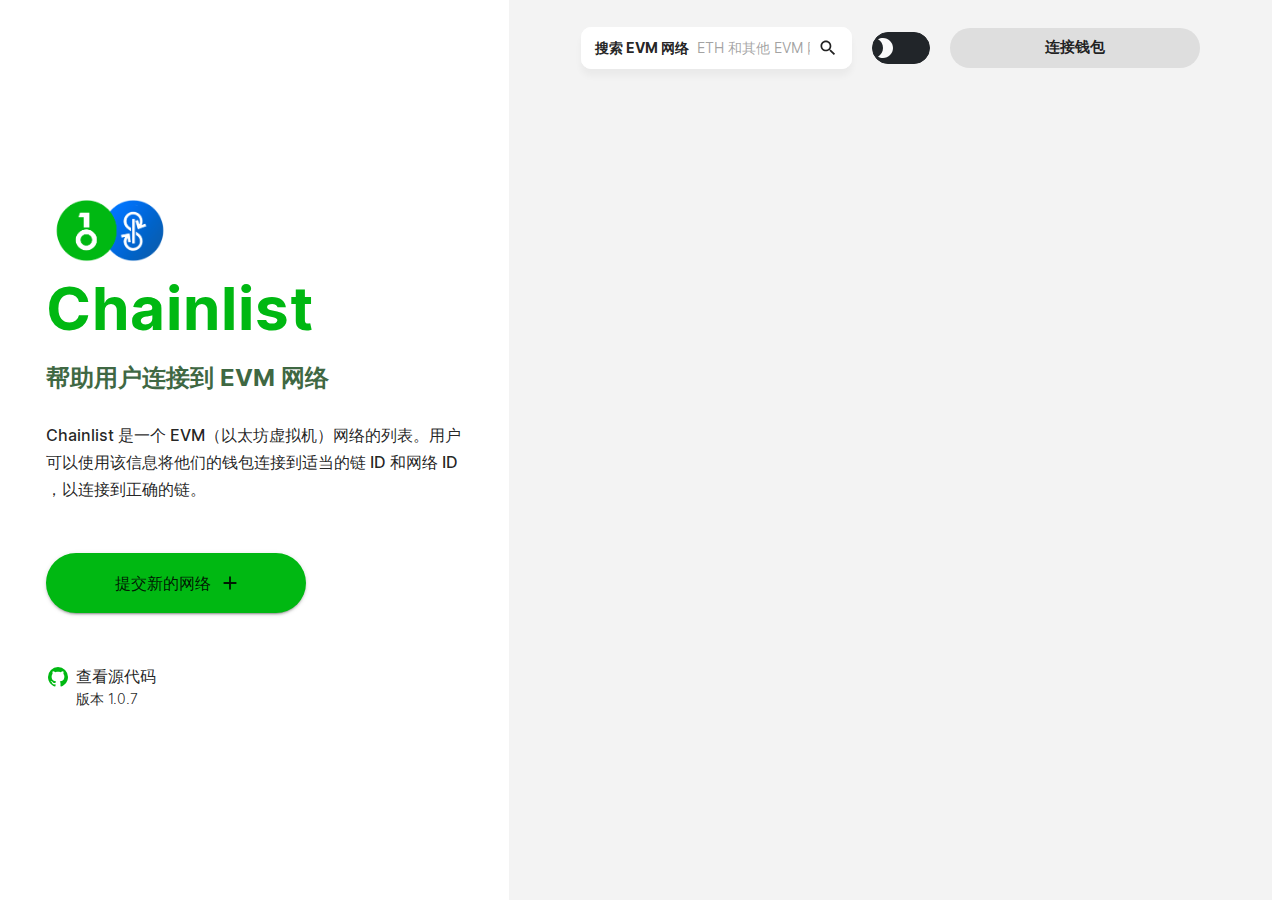
<file: index.html>
<!DOCTYPE html><html lang="en"><head><link rel="stylesheet" href="/fonts/Inter/Inter.css"/><link rel="stylesheet" href="/fonts/Druk/Druk.css"/><meta name="viewport" content="width=device-width"/><meta charSet="utf-8"/><title>OneKey - Chainlist</title><link rel="icon" href="/favicon.png"/><meta name="next-head-count" content="4"/><link rel="preload" href="/_next/static/css/2f26bb9842d84a608fa3.css" as="style"/><link rel="stylesheet" href="/_next/static/css/2f26bb9842d84a608fa3.css" data-n-g=""/><link rel="preload" href="/_next/static/css/fe6871cd99eef76c4191.css" as="style"/><link rel="stylesheet" href="/_next/static/css/fe6871cd99eef76c4191.css" data-n-p=""/><noscript data-n-css=""></noscript><link rel="preload" href="/_next/static/chunks/main-086009e9aed8849c8dfe.js" as="script"/><link rel="preload" href="/_next/static/chunks/webpack-245f049e565ebf942e09.js" as="script"/><link rel="preload" href="/_next/static/chunks/framework.36a632635a728ef34034.js" as="script"/><link rel="preload" href="/_next/static/chunks/061e6b60.aa59003f57ceb96dac91.js" as="script"/><link rel="preload" href="/_next/static/chunks/commons.0b5360498aae0696b851.js" as="script"/><link rel="preload" href="/_next/static/chunks/71247caf95475e3ea7f9a0f8a30beb258b23d005.b3cc2565dcf0814236f6.js" as="script"/><link rel="preload" href="/_next/static/chunks/pages/_app-bf90b496f4bc23774b0b.js" as="script"/><link rel="preload" href="/_next/static/chunks/pages/index-d43ef3402e984cfe2957.js" as="script"/><style id="jss-server-side">html {
  box-sizing: border-box;
  -webkit-font-smoothing: antialiased;
  -moz-osx-font-smoothing: grayscale;
}
*, *::before, *::after {
  box-sizing: inherit;
}
strong, b {
  font-weight: 700;
}
body {
  color: rgba(0, 0, 0, 0.87);
  margin: 0;
  font-size: 0.875rem;
  font-family: Inter,Arial,-apple-system,BlinkMacSystemFont,"Segoe UI",Roboto,"Helvetica Neue",sans-serif,"Apple Color Emoji","Segoe UI Emoji","Segoe UI Symbol";
  font-weight: 400;
  line-height: 1.43;
  background-color: #fff;
}
@media print {
  body {
    background-color: #fff;
  }
}
  body::backdrop {
    background-color: #fff;
  }
  .MuiSvgIcon-root {
    fill: currentColor;
    width: 1em;
    height: 1em;
    display: inline-block;
    font-size: 1.5rem;
    transition: fill 200ms cubic-bezier(0.4, 0, 0.2, 1) 0ms;
    flex-shrink: 0;
    user-select: none;
  }
  .MuiSvgIcon-colorPrimary {
    color: #00B812;
  }
  .MuiSvgIcon-colorSecondary {
    color: #DEDEDE;
  }
  .MuiSvgIcon-colorAction {
    color: rgba(0, 0, 0, 0.54);
  }
  .MuiSvgIcon-colorError {
    color: #dc3545;
  }
  .MuiSvgIcon-colorDisabled {
    color: rgba(0, 0, 0, 0.26);
  }
  .MuiSvgIcon-fontSizeInherit {
    font-size: inherit;
  }
  .MuiSvgIcon-fontSizeSmall {
    font-size: 1.25rem;
  }
  .MuiSvgIcon-fontSizeLarge {
    font-size: 2.1875rem;
  }
  .MuiSvgIcon-root-98 {
    fill: currentColor;
    width: 1em;
    height: 1em;
    display: inline-block;
    font-size: 1.5rem;
    transition: fill 200ms cubic-bezier(0.4, 0, 0.2, 1) 0ms;
    flex-shrink: 0;
    user-select: none;
  }
  .MuiSvgIcon-colorPrimary-99 {
    color: #00B812;
  }
  .MuiSvgIcon-colorSecondary-100 {
    color: #f50057;
  }
  .MuiSvgIcon-colorAction-101 {
    color: rgba(0, 0, 0, 0.54);
  }
  .MuiSvgIcon-colorError-102 {
    color: #f44336;
  }
  .MuiSvgIcon-colorDisabled-103 {
    color: rgba(0, 0, 0, 0.26);
  }
  .MuiSvgIcon-fontSizeInherit-104 {
    font-size: inherit;
  }
  .MuiSvgIcon-fontSizeSmall-105 {
    font-size: 1.25rem;
  }
  .MuiSvgIcon-fontSizeLarge-106 {
    font-size: 2.1875rem;
  }
  .MuiPaper-root-1 {
    color: rgba(0, 0, 0, 0.87);
    transition: box-shadow 300ms cubic-bezier(0.4, 0, 0.2, 1) 0ms;
    background-color: #fff;
  }
  .MuiPaper-rounded-2 {
    border-radius: 10px;
  }
  .MuiPaper-outlined-3 {
    border: 1px solid rgba(0, 0, 0, 0.12);
  }
  .MuiPaper-elevation0-4 {
    box-shadow: none;
  }
  .MuiPaper-elevation1-5 {
    box-shadow: 0px 7px 7px #0000000A;;
    -moz-box-shadow: 0px 7px 7px #0000000A;;
    -webkit-box-shadow: 0px 7px 7px #0000000A;;
  }
  .MuiPaper-elevation2-6 {
    box-shadow: 0px 3px 1px -2px rgba(0,0,0,0.2),0px 2px 2px 0px rgba(0,0,0,0.14),0px 1px 5px 0px rgba(0,0,0,0.12);
  }
  .MuiPaper-elevation3-7 {
    box-shadow: 0px 3px 3px -2px rgba(0,0,0,0.2),0px 3px 4px 0px rgba(0,0,0,0.14),0px 1px 8px 0px rgba(0,0,0,0.12);
  }
  .MuiPaper-elevation4-8 {
    box-shadow: 0px 2px 4px -1px rgba(0,0,0,0.2),0px 4px 5px 0px rgba(0,0,0,0.14),0px 1px 10px 0px rgba(0,0,0,0.12);
  }
  .MuiPaper-elevation5-9 {
    box-shadow: 0px 3px 5px -1px rgba(0,0,0,0.2),0px 5px 8px 0px rgba(0,0,0,0.14),0px 1px 14px 0px rgba(0,0,0,0.12);
  }
  .MuiPaper-elevation6-10 {
    box-shadow: 0px 3px 5px -1px rgba(0,0,0,0.2),0px 6px 10px 0px rgba(0,0,0,0.14),0px 1px 18px 0px rgba(0,0,0,0.12);
  }
  .MuiPaper-elevation7-11 {
    box-shadow: 0px 4px 5px -2px rgba(0,0,0,0.2),0px 7px 10px 1px rgba(0,0,0,0.14),0px 2px 16px 1px rgba(0,0,0,0.12);
  }
  .MuiPaper-elevation8-12 {
    box-shadow: 0px 5px 5px -3px rgba(0,0,0,0.2),0px 8px 10px 1px rgba(0,0,0,0.14),0px 3px 14px 2px rgba(0,0,0,0.12);
  }
  .MuiPaper-elevation9-13 {
    box-shadow: 0px 5px 6px -3px rgba(0,0,0,0.2),0px 9px 12px 1px rgba(0,0,0,0.14),0px 3px 16px 2px rgba(0,0,0,0.12);
  }
  .MuiPaper-elevation10-14 {
    box-shadow: 0px 6px 6px -3px rgba(0,0,0,0.2),0px 10px 14px 1px rgba(0,0,0,0.14),0px 4px 18px 3px rgba(0,0,0,0.12);
  }
  .MuiPaper-elevation11-15 {
    box-shadow: 0px 6px 7px -4px rgba(0,0,0,0.2),0px 11px 15px 1px rgba(0,0,0,0.14),0px 4px 20px 3px rgba(0,0,0,0.12);
  }
  .MuiPaper-elevation12-16 {
    box-shadow: 0px 7px 8px -4px rgba(0,0,0,0.2),0px 12px 17px 2px rgba(0,0,0,0.14),0px 5px 22px 4px rgba(0,0,0,0.12);
  }
  .MuiPaper-elevation13-17 {
    box-shadow: 0px 7px 8px -4px rgba(0,0,0,0.2),0px 13px 19px 2px rgba(0,0,0,0.14),0px 5px 24px 4px rgba(0,0,0,0.12);
  }
  .MuiPaper-elevation14-18 {
    box-shadow: 0px 7px 9px -4px rgba(0,0,0,0.2),0px 14px 21px 2px rgba(0,0,0,0.14),0px 5px 26px 4px rgba(0,0,0,0.12);
  }
  .MuiPaper-elevation15-19 {
    box-shadow: 0px 8px 9px -5px rgba(0,0,0,0.2),0px 15px 22px 2px rgba(0,0,0,0.14),0px 6px 28px 5px rgba(0,0,0,0.12);
  }
  .MuiPaper-elevation16-20 {
    box-shadow: 0px 8px 10px -5px rgba(0,0,0,0.2),0px 16px 24px 2px rgba(0,0,0,0.14),0px 6px 30px 5px rgba(0,0,0,0.12);
  }
  .MuiPaper-elevation17-21 {
    box-shadow: 0px 8px 11px -5px rgba(0,0,0,0.2),0px 17px 26px 2px rgba(0,0,0,0.14),0px 6px 32px 5px rgba(0,0,0,0.12);
  }
  .MuiPaper-elevation18-22 {
    box-shadow: 0px 9px 11px -5px rgba(0,0,0,0.2),0px 18px 28px 2px rgba(0,0,0,0.14),0px 7px 34px 6px rgba(0,0,0,0.12);
  }
  .MuiPaper-elevation19-23 {
    box-shadow: 0px 9px 12px -6px rgba(0,0,0,0.2),0px 19px 29px 2px rgba(0,0,0,0.14),0px 7px 36px 6px rgba(0,0,0,0.12);
  }
  .MuiPaper-elevation20-24 {
    box-shadow: 0px 10px 13px -6px rgba(0,0,0,0.2),0px 20px 31px 3px rgba(0,0,0,0.14),0px 8px 38px 7px rgba(0,0,0,0.12);
  }
  .MuiPaper-elevation21-25 {
    box-shadow: 0px 10px 13px -6px rgba(0,0,0,0.2),0px 21px 33px 3px rgba(0,0,0,0.14),0px 8px 40px 7px rgba(0,0,0,0.12);
  }
  .MuiPaper-elevation22-26 {
    box-shadow: 0px 10px 14px -6px rgba(0,0,0,0.2),0px 22px 35px 3px rgba(0,0,0,0.14),0px 8px 42px 7px rgba(0,0,0,0.12);
  }
  .MuiPaper-elevation23-27 {
    box-shadow: 0px 11px 14px -7px rgba(0,0,0,0.2),0px 23px 36px 3px rgba(0,0,0,0.14),0px 9px 44px 8px rgba(0,0,0,0.12);
  }
  .MuiPaper-elevation24-28 {
    box-shadow: 0px 11px 15px -7px rgba(0,0,0,0.2),0px 24px 38px 3px rgba(0,0,0,0.14),0px 9px 46px 8px rgba(0,0,0,0.12);
  }
  .MuiButtonBase-root {
    color: inherit;
    border: 0;
    cursor: pointer;
    margin: 0;
    display: inline-flex;
    outline: 0;
    padding: 0;
    position: relative;
    align-items: center;
    user-select: none;
    border-radius: 0;
    vertical-align: middle;
    -moz-appearance: none;
    justify-content: center;
    text-decoration: none;
    background-color: transparent;
    -webkit-appearance: none;
    -webkit-tap-highlight-color: transparent;
  }
  .MuiButtonBase-root::-moz-focus-inner {
    border-style: none;
  }
  .MuiButtonBase-root.Mui-disabled {
    cursor: default;
    pointer-events: none;
  }
@media print {
  .MuiButtonBase-root {
    color-adjust: exact;
  }
}
  .MuiIconButton-root {
    flex: 0 0 auto;
    color: rgba(0, 0, 0, 0.54);
    padding: 12px;
    overflow: visible;
    font-size: 1.5rem;
    text-align: center;
    transition: background-color 150ms cubic-bezier(0.4, 0, 0.2, 1) 0ms;
    border-radius: 50%;
  }
  .MuiIconButton-root:hover {
    background-color: rgba(0, 0, 0, 0.04);
  }
  .MuiIconButton-root.Mui-disabled {
    color: rgba(0, 0, 0, 0.26);
    background-color: transparent;
  }
@media (hover: none) {
  .MuiIconButton-root:hover {
    background-color: transparent;
  }
}
  .MuiIconButton-edgeStart {
    margin-left: -12px;
  }
  .MuiIconButton-sizeSmall.MuiIconButton-edgeStart {
    margin-left: -3px;
  }
  .MuiIconButton-edgeEnd {
    margin-right: -12px;
  }
  .MuiIconButton-sizeSmall.MuiIconButton-edgeEnd {
    margin-right: -3px;
  }
  .MuiIconButton-colorInherit {
    color: inherit;
  }
  .MuiIconButton-colorPrimary {
    color: #00B812;
  }
  .MuiIconButton-colorPrimary:hover {
    background-color: rgba(0, 184, 18, 0.04);
  }
@media (hover: none) {
  .MuiIconButton-colorPrimary:hover {
    background-color: transparent;
  }
}
  .MuiIconButton-colorSecondary {
    color: #DEDEDE;
  }
  .MuiIconButton-colorSecondary:hover {
    background-color: rgba(222, 222, 222, 0.04);
  }
@media (hover: none) {
  .MuiIconButton-colorSecondary:hover {
    background-color: transparent;
  }
}
  .MuiIconButton-sizeSmall {
    padding: 3px;
    font-size: 1.125rem;
  }
  .MuiIconButton-label {
    width: 100%;
    display: flex;
    align-items: inherit;
    justify-content: inherit;
  }
  .MuiTypography-root {
    margin: 0;
  }
  .MuiTypography-body2 {
    font-size: 0.875rem;
    font-family: Inter,Arial,-apple-system,BlinkMacSystemFont,"Segoe UI",Roboto,"Helvetica Neue",sans-serif,"Apple Color Emoji","Segoe UI Emoji","Segoe UI Symbol";
    font-weight: 400;
    line-height: 1.43;
  }
  .MuiTypography-body1 {
    font-size: 16px;
    font-family: Inter,Arial,-apple-system,BlinkMacSystemFont,"Segoe UI",Roboto,"Helvetica Neue",sans-serif,"Apple Color Emoji","Segoe UI Emoji","Segoe UI Symbol";
    font-weight: 500;
    line-height: 1.7;
  }
@media (max-width:576px) {
  .MuiTypography-body1 {
    font-size: 0.8rem;
  }
}
  .MuiTypography-caption {
    font-size: 0.75rem;
    font-family: Inter,Arial,-apple-system,BlinkMacSystemFont,"Segoe UI",Roboto,"Helvetica Neue",sans-serif,"Apple Color Emoji","Segoe UI Emoji","Segoe UI Symbol";
    font-weight: 400;
    line-height: 1.66;
  }
  .MuiTypography-button {
    font-size: 0.875rem;
    font-family: Inter,Arial,-apple-system,BlinkMacSystemFont,"Segoe UI",Roboto,"Helvetica Neue",sans-serif,"Apple Color Emoji","Segoe UI Emoji","Segoe UI Symbol";
    font-weight: 500;
    line-height: 1.75;
    text-transform: uppercase;
  }
  .MuiTypography-h1 {
    font-size: 60px;
    font-family: "Helvetica Neue", Inter;
    font-weight: 700;
    line-height: 1.167;
    letter-spacing: 1px;
  }
  .MuiTypography-h2 {
    font-size: 24px;
    font-family: Inter,Arial,-apple-system,BlinkMacSystemFont,"Segoe UI",Roboto,"Helvetica Neue",sans-serif,"Apple Color Emoji","Segoe UI Emoji","Segoe UI Symbol";
    font-weight: 700;
    line-height: 1.167;
  }
  .MuiTypography-h3 {
    font-size: 20px;
    font-family: Inter;
    font-weight: 600;
    line-height: 1.167;
  }
  .MuiTypography-h4 {
    font-size: 1.5rem;
    font-family: Inter,Arial,-apple-system,BlinkMacSystemFont,"Segoe UI",Roboto,"Helvetica Neue",sans-serif,"Apple Color Emoji","Segoe UI Emoji","Segoe UI Symbol";
    font-weight: 600;
    line-height: 1.167;
  }
  .MuiTypography-h5 {
    font-size: 15px;
    font-family: Inter,Arial,-apple-system,BlinkMacSystemFont,"Segoe UI",Roboto,"Helvetica Neue",sans-serif,"Apple Color Emoji","Segoe UI Emoji","Segoe UI Symbol";
    font-weight: 700;
    line-height: 1.167;
  }
  .MuiTypography-h6 {
    font-size: 1.5rem;
    font-family: Inter,Arial,-apple-system,BlinkMacSystemFont,"Segoe UI",Roboto,"Helvetica Neue",sans-serif,"Apple Color Emoji","Segoe UI Emoji","Segoe UI Symbol";
    font-weight: 700;
    line-height: 1.167;
    letter-spacing: 2px;
  }
@media (max-width:576px) {
  .MuiTypography-h6 {
    font-size: 1.2rem;
  }
}
  .MuiTypography-subtitle1 {
    font-size: 14px;
    font-family: Inter,Arial,-apple-system,BlinkMacSystemFont,"Segoe UI",Roboto,"Helvetica Neue",sans-serif,"Apple Color Emoji","Segoe UI Emoji","Segoe UI Symbol";
    font-weight: 300;
    line-height: 1.167;
  }
@media (max-width:576px) {
  .MuiTypography-subtitle1 {
    font-size: 0.7rem;
  }
}
  .MuiTypography-subtitle2 {
    font-size: 0.875rem;
    font-family: Inter,Arial,-apple-system,BlinkMacSystemFont,"Segoe UI",Roboto,"Helvetica Neue",sans-serif,"Apple Color Emoji","Segoe UI Emoji","Segoe UI Symbol";
    font-weight: 500;
    line-height: 1.57;
  }
  .MuiTypography-overline {
    font-size: 0.75rem;
    font-family: Inter,Arial,-apple-system,BlinkMacSystemFont,"Segoe UI",Roboto,"Helvetica Neue",sans-serif,"Apple Color Emoji","Segoe UI Emoji","Segoe UI Symbol";
    font-weight: 400;
    line-height: 2.66;
    text-transform: uppercase;
  }
  .MuiTypography-srOnly {
    width: 1px;
    height: 1px;
    overflow: hidden;
    position: absolute;
  }
  .MuiTypography-alignLeft {
    text-align: left;
  }
  .MuiTypography-alignCenter {
    text-align: center;
  }
  .MuiTypography-alignRight {
    text-align: right;
  }
  .MuiTypography-alignJustify {
    text-align: justify;
  }
  .MuiTypography-noWrap {
    overflow: hidden;
    white-space: nowrap;
    text-overflow: ellipsis;
  }
  .MuiTypography-gutterBottom {
    margin-bottom: 0.35em;
  }
  .MuiTypography-paragraph {
    margin-bottom: 16px;
  }
  .MuiTypography-colorInherit {
    color: inherit;
  }
  .MuiTypography-colorPrimary {
    color: #00B812;
  }
  .MuiTypography-colorSecondary {
    color: #DEDEDE;
  }
  .MuiTypography-colorTextPrimary {
    color: rgba(0, 0, 0, 0.87);
  }
  .MuiTypography-colorTextSecondary {
    color: rgba(0, 0, 0, 0.54);
  }
  .MuiTypography-colorError {
    color: #dc3545;
  }
  .MuiTypography-displayInline {
    display: inline;
  }
  .MuiTypography-displayBlock {
    display: block;
  }
  .MuiTypography-root-68 {
    margin: 0;
  }
  .MuiTypography-body2-69 {
    font-size: 0.875rem;
    font-family: Inter,Arial,-apple-system,BlinkMacSystemFont,"Segoe UI",Roboto,"Helvetica Neue",sans-serif,"Apple Color Emoji","Segoe UI Emoji","Segoe UI Symbol";
    font-weight: 400;
    line-height: 1.43;
  }
  .MuiTypography-body1-70 {
    font-size: 12px;
    font-family: Inter,Arial,-apple-system,BlinkMacSystemFont,"Segoe UI",Roboto,"Helvetica Neue",sans-serif,"Apple Color Emoji","Segoe UI Emoji","Segoe UI Symbol";
    font-weight: 400;
    line-height: 1.5;
  }
  .MuiTypography-caption-71 {
    font-size: 0.75rem;
    font-family: Inter,Arial,-apple-system,BlinkMacSystemFont,"Segoe UI",Roboto,"Helvetica Neue",sans-serif,"Apple Color Emoji","Segoe UI Emoji","Segoe UI Symbol";
    font-weight: 400;
    line-height: 1.66;
  }
  .MuiTypography-button-72 {
    font-size: 0.875rem;
    font-family: Inter,Arial,-apple-system,BlinkMacSystemFont,"Segoe UI",Roboto,"Helvetica Neue",sans-serif,"Apple Color Emoji","Segoe UI Emoji","Segoe UI Symbol";
    font-weight: 500;
    line-height: 1.75;
    text-transform: uppercase;
  }
  .MuiTypography-h1-73 {
    font-size: 6rem;
    font-family: Inter,Arial,-apple-system,BlinkMacSystemFont,"Segoe UI",Roboto,"Helvetica Neue",sans-serif,"Apple Color Emoji","Segoe UI Emoji","Segoe UI Symbol";
    font-weight: 300;
    line-height: 1.167;
  }
  .MuiTypography-h2-74 {
    font-size: 3.75rem;
    font-family: Inter,Arial,-apple-system,BlinkMacSystemFont,"Segoe UI",Roboto,"Helvetica Neue",sans-serif,"Apple Color Emoji","Segoe UI Emoji","Segoe UI Symbol";
    font-weight: 300;
    line-height: 1.2;
  }
  .MuiTypography-h3-75 {
    font-size: 3rem;
    font-family: Inter,Arial,-apple-system,BlinkMacSystemFont,"Segoe UI",Roboto,"Helvetica Neue",sans-serif,"Apple Color Emoji","Segoe UI Emoji","Segoe UI Symbol";
    font-weight: 400;
    line-height: 1.167;
  }
  .MuiTypography-h4-76 {
    font-size: 2.125rem;
    font-family: Inter,Arial,-apple-system,BlinkMacSystemFont,"Segoe UI",Roboto,"Helvetica Neue",sans-serif,"Apple Color Emoji","Segoe UI Emoji","Segoe UI Symbol";
    font-weight: 400;
    line-height: 1.235;
  }
  .MuiTypography-h5-77 {
    font-size: 1.5rem;
    font-family: Inter,Arial,-apple-system,BlinkMacSystemFont,"Segoe UI",Roboto,"Helvetica Neue",sans-serif,"Apple Color Emoji","Segoe UI Emoji","Segoe UI Symbol";
    font-weight: 400;
    line-height: 1.334;
  }
  .MuiTypography-h6-78 {
    font-size: 1.25rem;
    font-family: Inter,Arial,-apple-system,BlinkMacSystemFont,"Segoe UI",Roboto,"Helvetica Neue",sans-serif,"Apple Color Emoji","Segoe UI Emoji","Segoe UI Symbol";
    font-weight: 500;
    line-height: 1.6;
  }
  .MuiTypography-subtitle1-79 {
    font-size: 1rem;
    font-family: Inter,Arial,-apple-system,BlinkMacSystemFont,"Segoe UI",Roboto,"Helvetica Neue",sans-serif,"Apple Color Emoji","Segoe UI Emoji","Segoe UI Symbol";
    font-weight: 400;
    line-height: 1.75;
  }
  .MuiTypography-subtitle2-80 {
    font-size: 0.875rem;
    font-family: Inter,Arial,-apple-system,BlinkMacSystemFont,"Segoe UI",Roboto,"Helvetica Neue",sans-serif,"Apple Color Emoji","Segoe UI Emoji","Segoe UI Symbol";
    font-weight: 500;
    line-height: 1.57;
  }
  .MuiTypography-overline-81 {
    font-size: 0.75rem;
    font-family: Inter,Arial,-apple-system,BlinkMacSystemFont,"Segoe UI",Roboto,"Helvetica Neue",sans-serif,"Apple Color Emoji","Segoe UI Emoji","Segoe UI Symbol";
    font-weight: 400;
    line-height: 2.66;
    text-transform: uppercase;
  }
  .MuiTypography-srOnly-82 {
    width: 1px;
    height: 1px;
    overflow: hidden;
    position: absolute;
  }
  .MuiTypography-alignLeft-83 {
    text-align: left;
  }
  .MuiTypography-alignCenter-84 {
    text-align: center;
  }
  .MuiTypography-alignRight-85 {
    text-align: right;
  }
  .MuiTypography-alignJustify-86 {
    text-align: justify;
  }
  .MuiTypography-noWrap-87 {
    overflow: hidden;
    white-space: nowrap;
    text-overflow: ellipsis;
  }
  .MuiTypography-gutterBottom-88 {
    margin-bottom: 0.35em;
  }
  .MuiTypography-paragraph-89 {
    margin-bottom: 16px;
  }
  .MuiTypography-colorInherit-90 {
    color: inherit;
  }
  .MuiTypography-colorPrimary-91 {
    color: #00B812;
  }
  .MuiTypography-colorSecondary-92 {
    color: #f50057;
  }
  .MuiTypography-colorTextPrimary-93 {
    color: rgba(0, 0, 0, 0.87);
  }
  .MuiTypography-colorTextSecondary-94 {
    color: rgba(0, 0, 0, 0.54);
  }
  .MuiTypography-colorError-95 {
    color: #f44336;
  }
  .MuiTypography-displayInline-96 {
    display: inline;
  }
  .MuiTypography-displayBlock-97 {
    display: block;
  }
  .MuiButton-root {
    color: rgba(0, 0, 0, 0.87);
    padding: 6px 16px;
    font-size: 0.875rem;
    min-width: 50px;
    box-sizing: border-box;
    transition: background-color 250ms cubic-bezier(0.4, 0, 0.2, 1) 0ms,box-shadow 250ms cubic-bezier(0.4, 0, 0.2, 1) 0ms,border 250ms cubic-bezier(0.4, 0, 0.2, 1) 0ms;
    font-family: Inter,Arial,-apple-system,BlinkMacSystemFont,"Segoe UI",Roboto,"Helvetica Neue",sans-serif,"Apple Color Emoji","Segoe UI Emoji","Segoe UI Symbol";
    font-weight: 500;
    line-height: 1.75;
    border-radius: 32px;
    text-transform: uppercase;
  }
  .MuiButton-root:hover {
    text-decoration: none;
    background-color: rgba(0, 0, 0, 0.04);
  }
  .MuiButton-root.Mui-disabled {
    color: rgba(0, 0, 0, 0.26);
  }
@media (hover: none) {
  .MuiButton-root:hover {
    background-color: transparent;
  }
}
  .MuiButton-root:hover.Mui-disabled {
    background-color: transparent;
  }
  .MuiButton-label {
    width: 100%;
    display: inherit;
    align-items: inherit;
    text-transform: capitalize;
    justify-content: inherit;
  }
  .MuiButton-text {
    padding: 6px 8px;
  }
  .MuiButton-textPrimary {
    color: #00B812;
  }
  .MuiButton-textPrimary:hover {
    background-color: rgba(0, 184, 18, 0.04);
  }
@media (hover: none) {
  .MuiButton-textPrimary:hover {
    background-color: transparent;
  }
}
  .MuiButton-textSecondary {
    color: #DEDEDE;
  }
  .MuiButton-textSecondary:hover {
    background-color: rgba(222, 222, 222, 0.04);
  }
@media (hover: none) {
  .MuiButton-textSecondary:hover {
    background-color: transparent;
  }
}
  .MuiButton-outlined {
    border: 1px solid rgba(0, 0, 0, 0.23);
    padding: 5px 15px;
  }
  .MuiButton-outlined.Mui-disabled {
    border: 1px solid rgba(0, 0, 0, 0.12);
  }
  .MuiButton-outlinedPrimary {
    color: #00B812;
    border: 1px solid #EAEAEA;
  }
  .MuiButton-outlinedPrimary:hover {
    color: #fff;
    border: 1px solid #00B812;
    background-color: #00B812 !important;
  }
@media (hover: none) {
  .MuiButton-outlinedPrimary:hover {
    background-color: transparent;
  }
}
  .MuiButton-outlinedSecondary {
    color: #DEDEDE;
    border: 1px solid rgba(222, 222, 222, 0.5);
  }
  .MuiButton-outlinedSecondary:hover {
    border: 1px solid #DEDEDE;
    background-color: rgba(222, 222, 222, 0.04);
  }
  .MuiButton-outlinedSecondary.Mui-disabled {
    border: 1px solid rgba(0, 0, 0, 0.26);
  }
@media (hover: none) {
  .MuiButton-outlinedSecondary:hover {
    background-color: transparent;
  }
}
  .MuiButton-contained {
    color: rgba(0, 0, 0, 0.87);
    box-shadow: 0px 3px 1px -2px rgba(0,0,0,0.2),0px 2px 2px 0px rgba(0,0,0,0.14),0px 1px 5px 0px rgba(0,0,0,0.12);
    background-color: #e0e0e0;
  }
  .MuiButton-contained:hover {
    box-shadow: 0px 2px 4px -1px rgba(0,0,0,0.2),0px 4px 5px 0px rgba(0,0,0,0.14),0px 1px 10px 0px rgba(0,0,0,0.12);
    background-color: #d5d5d5;
  }
  .MuiButton-contained.Mui-focusVisible {
    box-shadow: 0px 3px 5px -1px rgba(0,0,0,0.2),0px 6px 10px 0px rgba(0,0,0,0.14),0px 1px 18px 0px rgba(0,0,0,0.12);
  }
  .MuiButton-contained:active {
    box-shadow: 0px 5px 5px -3px rgba(0,0,0,0.2),0px 8px 10px 1px rgba(0,0,0,0.14),0px 3px 14px 2px rgba(0,0,0,0.12);
  }
  .MuiButton-contained.Mui-disabled {
    color: rgba(0, 0, 0, 0.26);
    box-shadow: none;
    background-color: rgba(0, 0, 0, 0.12);
  }
@media (hover: none) {
  .MuiButton-contained:hover {
    box-shadow: 0px 3px 1px -2px rgba(0,0,0,0.2),0px 2px 2px 0px rgba(0,0,0,0.14),0px 1px 5px 0px rgba(0,0,0,0.12);
    background-color: #e0e0e0;
  }
}
  .MuiButton-contained:hover.Mui-disabled {
    background-color: rgba(0, 0, 0, 0.12);
  }
  .MuiButton-containedPrimary {
    color: rgba(0, 0, 0, 0.87);
    background-color: #00B812;
  }
  .MuiButton-containedPrimary:hover {
    background-color: rgb(0, 128, 12);
  }
@media (hover: none) {
  .MuiButton-containedPrimary:hover {
    background-color: #00B812;
  }
}
  .MuiButton-containedSecondary {
    color: rgba(0, 0, 0, 0.87);
    background-color: #DEDEDE;
  }
  .MuiButton-containedSecondary:hover {
    background-color: rgb(155, 155, 155);
  }
@media (hover: none) {
  .MuiButton-containedSecondary:hover {
    background-color: #DEDEDE;
  }
}
  .MuiButton-disableElevation {
    box-shadow: none;
  }
  .MuiButton-disableElevation:hover {
    box-shadow: none;
  }
  .MuiButton-disableElevation.Mui-focusVisible {
    box-shadow: none;
  }
  .MuiButton-disableElevation:active {
    box-shadow: none;
  }
  .MuiButton-disableElevation.Mui-disabled {
    box-shadow: none;
  }
  .MuiButton-colorInherit {
    color: inherit;
    border-color: currentColor;
  }
  .MuiButton-textSizeSmall {
    padding: 4px 5px;
    font-size: 0.8125rem;
  }
  .MuiButton-textSizeLarge {
    padding: 8px 11px;
    font-size: 2.4rem;
  }
@media (max-width:576px) {
  .MuiButton-textSizeLarge {
    font-size: 2rem;
  }
}
  .MuiButton-outlinedSizeSmall {
    padding: 6px 9px;
    font-size: 0.7rem;
  }
@media (max-width:576px) {
  .MuiButton-outlinedSizeSmall {
    padding: 3px 0px;
  }
}
  .MuiButton-outlinedSizeLarge {
    padding: 7px 21px;
    font-size: 0.9375rem;
  }
  .MuiButton-containedSizeSmall {
    padding: 4px 10px;
    font-size: 0.8125rem;
  }
  .MuiButton-containedSizeLarge {
    padding: 8px 22px;
    font-size: 0.9375rem;
  }
  .MuiButton-sizeLarge {
    width: 260px;
    height: 60px;
    border-radius: 50px;
  }
  .MuiButton-fullWidth {
    width: 100%;
  }
  .MuiButton-startIcon {
    display: inherit;
    margin-left: -4px;
    margin-right: 8px;
  }
  .MuiButton-startIcon.MuiButton-iconSizeSmall {
    margin-left: -2px;
  }
  .MuiButton-endIcon {
    display: inherit;
    margin-left: 8px;
    margin-right: -4px;
  }
  .MuiButton-endIcon.MuiButton-iconSizeSmall {
    margin-right: -2px;
  }
  .MuiButton-iconSizeSmall > *:first-child {
    font-size: 18px;
  }
  .MuiButton-iconSizeMedium > *:first-child {
    font-size: 20px;
  }
  .MuiButton-iconSizeLarge > *:first-child {
    font-size: 22px;
  }
  .jss117 {
    padding: 9px;
  }
  .jss120 {
    top: 0;
    left: 0;
    width: 100%;
    cursor: inherit;
    height: 100%;
    margin: 0;
    opacity: 0;
    padding: 0;
    z-index: 1;
    position: absolute;
  }
@keyframes mui-auto-fill {}
@keyframes mui-auto-fill-cancel {}
  .MuiInputBase-root-46 {
    color: rgba(0, 0, 0, 0.87);
    cursor: text;
    display: inline-flex;
    position: relative;
    font-size: 12px;
    box-sizing: border-box;
    align-items: center;
    font-family: Inter,Arial,-apple-system,BlinkMacSystemFont,"Segoe UI",Roboto,"Helvetica Neue",sans-serif,"Apple Color Emoji","Segoe UI Emoji","Segoe UI Symbol";
    font-weight: 400;
    line-height: 1.1876em;
  }
  .MuiInputBase-root-46.Mui-disabled {
    color: rgba(0, 0, 0, 0.38);
    cursor: default;
  }
  .MuiInputBase-multiline-51 {
    padding: 6px 0 7px;
  }
  .MuiInputBase-multiline-51.MuiInputBase-marginDense-50 {
    padding-top: 3px;
  }
  .MuiInputBase-fullWidth-53 {
    width: 100%;
  }
  .MuiInputBase-input-54 {
    font: inherit;
    color: currentColor;
    width: 100%;
    border: 0;
    height: 1.1876em;
    margin: 0;
    display: block;
    padding: 6px 0 7px;
    font-size: 14px;
    min-width: 0;
    background: none;
    box-sizing: content-box;
    animation-name: mui-auto-fill-cancel;
    letter-spacing: inherit;
    animation-duration: 10ms;
    -webkit-tap-highlight-color: transparent;
  }
  .MuiInputBase-input-54::-webkit-input-placeholder {
    color: currentColor;
    opacity: 0.42;
    transition: opacity 200ms cubic-bezier(0.4, 0, 0.2, 1) 0ms;
  }
  .MuiInputBase-input-54::-moz-placeholder {
    color: currentColor;
    opacity: 0.42;
    transition: opacity 200ms cubic-bezier(0.4, 0, 0.2, 1) 0ms;
  }
  .MuiInputBase-input-54:-ms-input-placeholder {
    color: currentColor;
    opacity: 0.42;
    transition: opacity 200ms cubic-bezier(0.4, 0, 0.2, 1) 0ms;
  }
  .MuiInputBase-input-54::-ms-input-placeholder {
    color: currentColor;
    opacity: 0.42;
    transition: opacity 200ms cubic-bezier(0.4, 0, 0.2, 1) 0ms;
  }
  .MuiInputBase-input-54:focus {
    outline: 0;
  }
  .MuiInputBase-input-54:invalid {
    box-shadow: none;
  }
  .MuiInputBase-input-54::-webkit-search-decoration {
    -webkit-appearance: none;
  }
  .MuiInputBase-input-54.Mui-disabled {
    opacity: 1;
  }
  .MuiInputBase-input-54:-webkit-autofill {
    animation-name: mui-auto-fill;
    animation-duration: 5000s;
  }
  label[data-shrink=false] + .MuiInputBase-formControl-47 .MuiInputBase-input-54::-webkit-input-placeholder {
    opacity: 0 !important;
  }
  label[data-shrink=false] + .MuiInputBase-formControl-47 .MuiInputBase-input-54::-moz-placeholder {
    opacity: 0 !important;
  }
  label[data-shrink=false] + .MuiInputBase-formControl-47 .MuiInputBase-input-54:-ms-input-placeholder {
    opacity: 0 !important;
  }
  label[data-shrink=false] + .MuiInputBase-formControl-47 .MuiInputBase-input-54::-ms-input-placeholder {
    opacity: 0 !important;
  }
  label[data-shrink=false] + .MuiInputBase-formControl-47 .MuiInputBase-input-54:focus::-webkit-input-placeholder {
    opacity: 0.42;
  }
  label[data-shrink=false] + .MuiInputBase-formControl-47 .MuiInputBase-input-54:focus::-moz-placeholder {
    opacity: 0.42;
  }
  label[data-shrink=false] + .MuiInputBase-formControl-47 .MuiInputBase-input-54:focus:-ms-input-placeholder {
    opacity: 0.42;
  }
  label[data-shrink=false] + .MuiInputBase-formControl-47 .MuiInputBase-input-54:focus::-ms-input-placeholder {
    opacity: 0.42;
  }
  .MuiInputBase-inputMarginDense-55 {
    padding-top: 3px;
  }
  .MuiInputBase-inputMultiline-56 {
    height: auto;
    resize: none;
    padding: 0;
  }
  .MuiInputBase-inputTypeSearch-57 {
    -moz-appearance: textfield;
    -webkit-appearance: textfield;
  }
  .MuiFormControl-root-30 {
    border: 0;
    margin: 0;
    display: inline-flex;
    padding: 0;
    position: relative;
    min-width: 0;
    flex-direction: column;
    vertical-align: top;
  }
  .MuiFormControl-marginNormal-31 {
    margin-top: 16px;
    margin-bottom: 8px;
  }
  .MuiFormControl-marginDense-32 {
    margin-top: 8px;
    margin-bottom: 4px;
  }
  .MuiFormControl-fullWidth-33 {
    width: 100%;
  }
  .MuiInputAdornment-root-61 {
    height: 0.01em;
    display: flex;
    max-height: 2em;
    align-items: center;
    white-space: nowrap;
  }
  .MuiInputAdornment-filled-62.MuiInputAdornment-positionStart-63:not(.MuiInputAdornment-hiddenLabel-66) {
    margin-top: 16px;
  }
  .MuiInputAdornment-positionStart-63 {
    margin-right: 8px;
  }
  .MuiInputAdornment-positionEnd-64 {
    margin-left: 8px;
  }
  .MuiInputAdornment-disablePointerEvents-65 {
    pointer-events: none;
  }
  .jss107 {
    top: -5px;
    left: 0;
    right: 0;
    bottom: 0;
    margin: 0;
    padding: 0 8px;
    overflow: hidden;
    position: absolute;
    border-style: solid;
    border-width: 1px;
    border-radius: inherit;
    pointer-events: none;
  }
  .jss108 {
    padding: 0;
    text-align: left;
    transition: width 150ms cubic-bezier(0.0, 0, 0.2, 1) 0ms;
    line-height: 11px;
  }
  .jss109 {
    width: auto;
    height: 11px;
    display: block;
    padding: 0;
    font-size: 0.75em;
    max-width: 0.01px;
    text-align: left;
    transition: max-width 50ms cubic-bezier(0.0, 0, 0.2, 1) 0ms;
    visibility: hidden;
  }
  .jss109 > span {
    display: inline-block;
    padding-left: 5px;
    padding-right: 5px;
  }
  .jss110 {
    max-width: 1000px;
    transition: max-width 100ms cubic-bezier(0.0, 0, 0.2, 1) 50ms;
  }
  .MuiOutlinedInput-root-34 {
    position: relative;
    border-radius: 10px;
  }
  .MuiOutlinedInput-root-34:hover .MuiOutlinedInput-notchedOutline-40 {
    border-color: rgba(0, 0, 0, 0.87);
  }
@media (hover: none) {
  .MuiOutlinedInput-root-34:hover .MuiOutlinedInput-notchedOutline-40 {
    border-color: rgba(0, 0, 0, 0.23);
  }
}
  .MuiOutlinedInput-root-34.Mui-focused .MuiOutlinedInput-notchedOutline-40 {
    border-color: #00B812;
    border-width: 2px;
  }
  .MuiOutlinedInput-root-34.Mui-error .MuiOutlinedInput-notchedOutline-40 {
    border-color: #f44336;
  }
  .MuiOutlinedInput-root-34.Mui-disabled .MuiOutlinedInput-notchedOutline-40 {
    border-color: rgba(0, 0, 0, 0.26);
  }
  .MuiOutlinedInput-colorSecondary-35.Mui-focused .MuiOutlinedInput-notchedOutline-40 {
    border-color: #f50057;
  }
  .MuiOutlinedInput-adornedStart-36 {
    padding-left: 14px;
  }
  .MuiOutlinedInput-adornedEnd-37 {
    padding-right: 14px;
  }
  .MuiOutlinedInput-multiline-39 {
    padding: 18.5px 14px;
  }
  .MuiOutlinedInput-multiline-39.MuiOutlinedInput-marginDense-38 {
    padding-top: 10.5px;
    padding-bottom: 10.5px;
  }
  .MuiOutlinedInput-notchedOutline-40 {
    border-color: #FFF;
  }
  .MuiOutlinedInput-input-41 {
    padding: 12.5px 14px;
  }
  .MuiOutlinedInput-input-41:-webkit-autofill {
    border-radius: inherit;
  }
  .MuiOutlinedInput-inputMarginDense-42 {
    padding-top: 10.5px;
    padding-bottom: 10.5px;
  }
  .MuiOutlinedInput-inputMultiline-43 {
    padding: 0;
  }
  .MuiOutlinedInput-inputAdornedStart-44 {
    padding-left: 0;
  }
  .MuiOutlinedInput-inputAdornedEnd-45 {
    padding-right: 0;
  }
  .MuiSwitch-root {
    width: 58px;
    height: 38px;
    display: inline-flex;
    padding: 12px;
    z-index: 0;
    overflow: hidden;
    position: relative;
    box-sizing: border-box;
    flex-shrink: 0;
    vertical-align: middle;
  }
@media print {
  .MuiSwitch-root {
    color-adjust: exact;
  }
}
  .MuiSwitch-edgeStart {
    margin-left: -8px;
  }
  .MuiSwitch-edgeEnd {
    margin-right: -8px;
  }
  .MuiSwitch-switchBase {
    top: 0;
    left: 0;
    color: #fafafa;
    z-index: 1;
    position: absolute;
    transition: left 150ms cubic-bezier(0.4, 0, 0.2, 1) 0ms,transform 150ms cubic-bezier(0.4, 0, 0.2, 1) 0ms;
  }
  .MuiSwitch-switchBase.Mui-checked {
    transform: translateX(20px);
  }
  .MuiSwitch-switchBase.Mui-disabled {
    color: #bdbdbd;
  }
  .MuiSwitch-switchBase.Mui-checked + .MuiSwitch-track {
    opacity: 0.5;
  }
  .MuiSwitch-switchBase.Mui-disabled + .MuiSwitch-track {
    opacity: 0.12;
  }
  .MuiSwitch-colorPrimary.Mui-checked {
    color: #00B812;
  }
  .MuiSwitch-colorPrimary.Mui-disabled {
    color: #bdbdbd;
  }
  .MuiSwitch-colorPrimary.Mui-checked + .MuiSwitch-track {
    background-color: #00B812;
  }
  .MuiSwitch-colorPrimary.Mui-disabled + .MuiSwitch-track {
    background-color: #000;
  }
  .MuiSwitch-colorPrimary.Mui-checked:hover {
    background-color: rgba(0, 184, 18, 0.04);
  }
@media (hover: none) {
  .MuiSwitch-colorPrimary.Mui-checked:hover {
    background-color: transparent;
  }
}
  .MuiSwitch-colorSecondary.Mui-checked {
    color: #DEDEDE;
  }
  .MuiSwitch-colorSecondary.Mui-disabled {
    color: #bdbdbd;
  }
  .MuiSwitch-colorSecondary.Mui-checked + .MuiSwitch-track {
    background-color: #DEDEDE;
  }
  .MuiSwitch-colorSecondary.Mui-disabled + .MuiSwitch-track {
    background-color: #000;
  }
  .MuiSwitch-colorSecondary.Mui-checked:hover {
    background-color: rgba(222, 222, 222, 0.04);
  }
@media (hover: none) {
  .MuiSwitch-colorSecondary.Mui-checked:hover {
    background-color: transparent;
  }
}
  .MuiSwitch-sizeSmall {
    width: 40px;
    height: 24px;
    padding: 7px;
  }
  .MuiSwitch-sizeSmall .MuiSwitch-thumb {
    width: 16px;
    height: 16px;
  }
  .MuiSwitch-sizeSmall .MuiSwitch-switchBase {
    padding: 4px;
  }
  .MuiSwitch-sizeSmall .MuiSwitch-switchBase.Mui-checked {
    transform: translateX(16px);
  }
  .MuiSwitch-input {
    left: -100%;
    width: 300%;
  }
  .MuiSwitch-thumb {
    width: 20px;
    height: 20px;
    box-shadow: 0px 2px 1px -1px rgba(0,0,0,0.2),0px 1px 1px 0px rgba(0,0,0,0.14),0px 1px 3px 0px rgba(0,0,0,0.12);
    border-radius: 50%;
    background-color: currentColor;
  }
  .MuiSwitch-track {
    width: 100%;
    height: 100%;
    opacity: 0.38;
    z-index: -1;
    transition: opacity 150ms cubic-bezier(0.4, 0, 0.2, 1) 0ms,background-color 150ms cubic-bezier(0.4, 0, 0.2, 1) 0ms;
    border-radius: 7px;
    background-color: #000;
  }


  .jss111 {
    width: 58px;
    height: 32px;
    margin: 8px;
    padding: 0;
  }
  .jss112 {
    padding: 1px;
  }
  .jss112.jss115 {
    color: #212529;
    transform: translateX(28px);
  }
  .jss112.jss116 .jss113 {
    color: #ffffff;
    border: 6px solid #fff;
  }
  .jss112.jss115 + .jss114 {
    opacity: 1;
    background-color: #ffffff;
  }
  .jss113 {
    width: 24px;
    height: 24px;
  }
  .jss114 {
    border: 1px solid #212529;
    opacity: 1;
    transition: background-color 300ms cubic-bezier(0.4, 0, 0.2, 1) 0ms,border 300ms cubic-bezier(0.4, 0, 0.2, 1) 0ms;
    border-radius: 16px;
    background-color: #212529;
  }</style></head><body><div id="__next"><div class="Home_container__1EcsU"><main class="Home_main__1x8gC"><div class="index_container__3XRMM"><div class="index_copyContainer__QxOEB"><div class="index_copyCentered__1i7jh"><img class="fit-picture" src="/logo-hero.png" alt="OneKey and Chainlist Logo" width="128"/><h1 class="MuiTypography-root index_chainListSpacing__13JPS MuiTypography-h1"><span class="index_helpingUnderline__3FfU9">Chainlist</span></h1><h2 class="MuiTypography-root index_helpingParagraph__16_y6 MuiTypography-h2">帮助用户连接到 EVM 网络</h2><p class="MuiTypography-root index_subTitle__2D0Px MuiTypography-body1">Chainlist 是一个 EVM（以太坊虚拟机）网络的列表。用户可以使用该信息将他们的钱包连接到适当的链 ID 和网络 ID ，以连接到正确的链。</p><button class="MuiButtonBase-root MuiButton-root MuiButton-contained index_addNetworkButton__11zCN MuiButton-containedPrimary MuiButton-containedSizeLarge MuiButton-sizeLarge" tabindex="0" type="button"><span class="MuiButton-label"><p class="MuiTypography-root index_buttonLabel__2xCmW MuiTypography-body1">提交新的网络</p><span class="MuiButton-endIcon MuiButton-iconSizeLarge"><svg class="MuiSvgIcon-root" focusable="false" viewBox="0 0 24 24" aria-hidden="true"><path d="M19 13h-6v6h-2v-6H5v-2h6V5h2v6h6v2z"></path></svg></span></span></button><div class="index_socials__1FE_7"><a class="index_socialButton__3OYi7" href="https://github.com/OneKeyHQ/networklist-org" target="_blank" rel="noopener noreferrer"><svg version="1.1" width="24" height="24" viewBox="0 0 24 24"><path fill="#00B812" d="M12,2A10,10 0 0,0 2,12C2,16.42 4.87,20.17 8.84,21.5C9.34,21.58 9.5,21.27 9.5,21C9.5,20.77 9.5,20.14 9.5,19.31C6.73,19.91 6.14,17.97 6.14,17.97C5.68,16.81 5.03,16.5 5.03,16.5C4.12,15.88 5.1,15.9 5.1,15.9C6.1,15.97 6.63,16.93 6.63,16.93C7.5,18.45 8.97,18 9.54,17.76C9.63,17.11 9.89,16.67 10.17,16.42C7.95,16.17 5.62,15.31 5.62,11.5C5.62,10.39 6,9.5 6.65,8.79C6.55,8.54 6.2,7.5 6.75,6.15C6.75,6.15 7.59,5.88 9.5,7.17C10.29,6.95 11.15,6.84 12,6.84C12.85,6.84 13.71,6.95 14.5,7.17C16.41,5.88 17.25,6.15 17.25,6.15C17.8,7.5 17.45,8.54 17.35,8.79C18,9.5 18.38,10.39 18.38,11.5C18.38,15.32 16.04,16.16 13.81,16.41C14.17,16.72 14.5,17.33 14.5,18.26C14.5,19.6 14.5,20.68 14.5,21C14.5,21.27 14.66,21.59 15.17,21.5C19.14,20.16 22,16.42 22,12A10,10 0 0,0 12,2Z"></path></svg><p class="MuiTypography-root index_sourceCode__1IWux MuiTypography-body1">查看源代码</p></a><h6 class="MuiTypography-root index_version__17jcn MuiTypography-subtitle1">版本 1.0.7</h6></div></div></div><div class="index_listContainer__2SlIv"><div class="index_headerContainer__2yacR"><div class="index_filterRow__NIl6M"><div class="MuiPaper-root-1 index_searchPaper__3BWjE MuiPaper-elevation1-5 MuiPaper-rounded-2"><div class="MuiFormControl-root-30 MuiTextField-root-29 index_searchContainer__1UU4h MuiFormControl-fullWidth-33"><div class="MuiInputBase-root-46 MuiOutlinedInput-root-34 MuiInputBase-fullWidth-53 MuiInputBase-formControl-47 MuiInputBase-adornedStart-48 MuiOutlinedInput-adornedStart-36 MuiInputBase-adornedEnd-49 MuiOutlinedInput-adornedEnd-37"><div class="MuiInputAdornment-root-61 MuiInputAdornment-positionStart-63"><p class="MuiTypography-root-68 index_searchInputAdnornment__2sErQ MuiTypography-body1-70">搜索 EVM 网络</p></div><input type="text" aria-invalid="false" placeholder="ETH 和其他 EVM 网络..." value="" class="MuiInputBase-input-54 MuiOutlinedInput-input-41 MuiInputBase-inputAdornedStart-58 MuiOutlinedInput-inputAdornedStart-44 MuiInputBase-inputAdornedEnd-59 MuiOutlinedInput-inputAdornedEnd-45"/><div class="MuiInputAdornment-root-61 MuiInputAdornment-positionEnd-64"><svg class="MuiSvgIcon-root-98 MuiSvgIcon-fontSizeSmall-105" focusable="false" viewBox="0 0 24 24" aria-hidden="true"><path d="M15.5 14h-.79l-.28-.27C15.41 12.59 16 11.11 16 9.5 16 5.91 13.09 3 9.5 3S3 5.91 3 9.5 5.91 16 9.5 16c1.61 0 3.09-.59 4.23-1.57l.27.28v.79l5 4.99L20.49 19l-4.99-5zm-6 0C7.01 14 5 11.99 5 9.5S7.01 5 9.5 5 14 7.01 14 9.5 11.99 14 9.5 14z"></path></svg></div><fieldset aria-hidden="true" style="padding-left:8px" class="jss107 MuiOutlinedInput-notchedOutline-40"><legend class="jss108" style="width:0.01px"><span>&#8203;</span></legend></fieldset></div></div></div></div><div class="header_headerContainer__1BLau"><div class="header_themeSelectContainer__39-WY"><span class="MuiSwitch-root jss111"><span class="MuiButtonBase-root MuiIconButton-root jss117 MuiSwitch-switchBase jss112 MuiSwitch-colorSecondary" aria-disabled="false"><span class="MuiIconButton-label"><input type="checkbox" class="jss120 MuiSwitch-input"/><svg class="MuiSvgIcon-root header_switchIcon__1Tg6n" focusable="false" viewBox="0 0 24 24" aria-hidden="true"><path d="M10 2c-1.82 0-3.53.5-5 1.35C7.99 5.08 10 8.3 10 12s-2.01 6.92-5 8.65C6.47 21.5 8.18 22 10 22c5.52 0 10-4.48 10-10S15.52 2 10 2z"></path></svg></span></span><span class="MuiSwitch-track jss114"></span></span></div><button class="MuiButtonBase-root MuiButton-root MuiButton-contained header_accountButton__rknsE MuiButton-containedSecondary MuiButton-disableElevation" tabindex="0" type="button"><span class="MuiButton-label"><h5 class="MuiTypography-root MuiTypography-h5">连接钱包</h5></span></button></div></div><div class="index_cardsContainer__3mwuz"></div></div></div></main></div><div></div></div><script id="__NEXT_DATA__" type="application/json">{"props":{"pageProps":{}},"page":"/","query":{},"buildId":"40FT8Me3ctFP9iPdlM78K","nextExport":true,"autoExport":true,"isFallback":false}</script><script nomodule="" src="/_next/static/chunks/polyfills-d84f5aa3fe98685a5c1e.js"></script><script src="/_next/static/chunks/main-086009e9aed8849c8dfe.js" async=""></script><script src="/_next/static/chunks/webpack-245f049e565ebf942e09.js" async=""></script><script src="/_next/static/chunks/framework.36a632635a728ef34034.js" async=""></script><script src="/_next/static/chunks/061e6b60.aa59003f57ceb96dac91.js" async=""></script><script src="/_next/static/chunks/commons.0b5360498aae0696b851.js" async=""></script><script src="/_next/static/chunks/71247caf95475e3ea7f9a0f8a30beb258b23d005.b3cc2565dcf0814236f6.js" async=""></script><script src="/_next/static/chunks/pages/_app-bf90b496f4bc23774b0b.js" async=""></script><script src="/_next/static/chunks/pages/index-d43ef3402e984cfe2957.js" async=""></script><script src="/_next/static/40FT8Me3ctFP9iPdlM78K/_buildManifest.js" async=""></script><script src="/_next/static/40FT8Me3ctFP9iPdlM78K/_ssgManifest.js" async=""></script></body></html>
</file>
<file: fonts/Inter/Inter.css>
@font-face {
  font-family: 'Inter';
  font-style:  normal;
  font-weight: 100;
  font-display: swap;
  src: url("Inter-Thin.woff2?v=3.17") format("woff2"),
       url("Inter-Thin.woff?v=3.17") format("woff");
}
@font-face {
  font-family: 'Inter';
  font-style:  italic;
  font-weight: 100;
  font-display: swap;
  src: url("Inter-ThinItalic.woff2?v=3.17") format("woff2"),
       url("Inter-ThinItalic.woff?v=3.17") format("woff");
}

@font-face {
  font-family: 'Inter';
  font-style:  normal;
  font-weight: 200;
  font-display: swap;
  src: url("Inter-ExtraLight.woff2?v=3.17") format("woff2"),
       url("Inter-ExtraLight.woff?v=3.17") format("woff");
}
@font-face {
  font-family: 'Inter';
  font-style:  italic;
  font-weight: 200;
  font-display: swap;
  src: url("Inter-ExtraLightItalic.woff2?v=3.17") format("woff2"),
       url("Inter-ExtraLightItalic.woff?v=3.17") format("woff");
}

@font-face {
  font-family: 'Inter';
  font-style:  normal;
  font-weight: 300;
  font-display: swap;
  src: url("Inter-Light.woff2?v=3.17") format("woff2"),
       url("Inter-Light.woff?v=3.17") format("woff");
}
@font-face {
  font-family: 'Inter';
  font-style:  italic;
  font-weight: 300;
  font-display: swap;
  src: url("Inter-LightItalic.woff2?v=3.17") format("woff2"),
       url("Inter-LightItalic.woff?v=3.17") format("woff");
}

@font-face {
  font-family: 'Inter';
  font-style:  normal;
  font-weight: 400;
  font-display: swap;
  src: url("Inter-Regular.woff2?v=3.17") format("woff2"),
       url("Inter-Regular.woff?v=3.17") format("woff");
}
@font-face {
  font-family: 'Inter';
  font-style:  italic;
  font-weight: 400;
  font-display: swap;
  src: url("Inter-Italic.woff2?v=3.17") format("woff2"),
       url("Inter-Italic.woff?v=3.17") format("woff");
}

@font-face {
  font-family: 'Inter';
  font-style:  normal;
  font-weight: 500;
  font-display: swap;
  src: url("Inter-Medium.woff2?v=3.17") format("woff2"),
       url("Inter-Medium.woff?v=3.17") format("woff");
}
@font-face {
  font-family: 'Inter';
  font-style:  italic;
  font-weight: 500;
  font-display: swap;
  src: url("Inter-MediumItalic.woff2?v=3.17") format("woff2"),
       url("Inter-MediumItalic.woff?v=3.17") format("woff");
}

@font-face {
  font-family: 'Inter';
  font-style:  normal;
  font-weight: 600;
  font-display: swap;
  src: url("Inter-SemiBold.woff2?v=3.17") format("woff2"),
       url("Inter-SemiBold.woff?v=3.17") format("woff");
}
@font-face {
  font-family: 'Inter';
  font-style:  italic;
  font-weight: 600;
  font-display: swap;
  src: url("Inter-SemiBoldItalic.woff2?v=3.17") format("woff2"),
       url("Inter-SemiBoldItalic.woff?v=3.17") format("woff");
}

@font-face {
  font-family: 'Inter';
  font-style:  normal;
  font-weight: 700;
  font-display: swap;
  src: url("Inter-Bold.woff2?v=3.17") format("woff2"),
       url("Inter-Bold.woff?v=3.17") format("woff");
}
@font-face {
  font-family: 'Inter';
  font-style:  italic;
  font-weight: 700;
  font-display: swap;
  src: url("Inter-BoldItalic.woff2?v=3.17") format("woff2"),
       url("Inter-BoldItalic.woff?v=3.17") format("woff");
}

@font-face {
  font-family: 'Inter';
  font-style:  normal;
  font-weight: 800;
  font-display: swap;
  src: url("Inter-ExtraBold.woff2?v=3.17") format("woff2"),
       url("Inter-ExtraBold.woff?v=3.17") format("woff");
}
@font-face {
  font-family: 'Inter';
  font-style:  italic;
  font-weight: 800;
  font-display: swap;
  src: url("Inter-ExtraBoldItalic.woff2?v=3.17") format("woff2"),
       url("Inter-ExtraBoldItalic.woff?v=3.17") format("woff");
}

@font-face {
  font-family: 'Inter';
  font-style:  normal;
  font-weight: 900;
  font-display: swap;
  src: url("Inter-Black.woff2?v=3.17") format("woff2"),
       url("Inter-Black.woff?v=3.17") format("woff");
}
@font-face {
  font-family: 'Inter';
  font-style:  italic;
  font-weight: 900;
  font-display: swap;
  src: url("Inter-BlackItalic.woff2?v=3.17") format("woff2"),
       url("Inter-BlackItalic.woff?v=3.17") format("woff");
}

/* -------------------------------------------------------
Variable font.
Usage:

  html { font-family: 'Inter', sans-serif; }
  @supports (font-variation-settings: normal) {
    html { font-family: 'Inter var', sans-serif; }
  }
*/
@font-face {
  font-family: 'Inter var';
  font-weight: 100 900;
  font-display: swap;
  font-style: normal;
  font-named-instance: 'Regular';
  src: url("Inter-roman.var.woff2?v=3.17") format("woff2");
}
@font-face {
  font-family: 'Inter var';
  font-weight: 100 900;
  font-display: swap;
  font-style: italic;
  font-named-instance: 'Italic';
  src: url("Inter-italic.var.woff2?v=3.17") format("woff2");
}


/* --------------------------------------------------------------------------
[EXPERIMENTAL] Multi-axis, single variable font.

Slant axis is not yet widely supported (as of February 2019) and thus this
multi-axis single variable font is opt-in rather than the default.

When using this, you will probably need to set font-variation-settings
explicitly, e.g.

  * { font-variation-settings: "slnt" 0deg }
  .italic { font-variation-settings: "slnt" 10deg }

*/
@font-face {
  font-family: 'Inter var experimental';
  font-weight: 100 900;
  font-display: swap;
  font-style: oblique 0deg 10deg;
  src: url("Inter.var.woff2?v=3.17") format("woff2");
}
</file>
<file: fonts/Druk/Druk.css>
@font-face {
  font-family: "Druk Wide Bold";
  src: url("/fonts/Druk/Druk Wide Bold.ttf");
  font-style: normal;
  font-weight: 400;
  font-display: swap;
}
</file>
<file: _next/static/css/2f26bb9842d84a608fa3.css>
body,html{padding:0;margin:0;font-family:-apple-system,BlinkMacSystemFont,Segoe UI,Roboto,Oxygen,Ubuntu,Cantarell,Fira Sans,Droid Sans,Helvetica Neue,sans-serif}a{color:inherit;text-decoration:none}*{-moz-box-sizing:border-box;box-sizing:border-box}
</file>
<file: _next/static/css/fe6871cd99eef76c4191.css>
.chain_chainContainer__3wy6X{width:100%;border-radius:10px;padding:30px}.chain_addButton__2g-8L{width:100%;display:-webkit-flex;display:flex;-webkit-justify-content:center;justify-content:center}.chain_chainInfoContainer__2D1SS{display:-webkit-flex;display:flex;-webkit-align-items:flex-start;align-items:flex-start;margin-left:52px;margin-bottom:20px}.chain_dataPoint__2ZzE7{-webkit-flex:1 1;flex:1 1}.chain_dataPointHeader__1VkGU{padding-bottom:7px}.chain_avatar__IuyLp{margin-right:24px}.chain_chainNameContainer__135xQ{display:-webkit-flex;display:flex;-webkit-align-items:center;align-items:center;-webkit-justify-content:flex-start;justify-content:flex-start;width:100%;margin-bottom:12px!important}.multichain_chainContainer__1xjas{width:100%;border-radius:10px;background:#0074de!important;display:-webkit-flex;display:flex;-webkit-flex-direction:column;flex-direction:column;grid-column-start:3;grid-column-end:4;grid-row-start:2;grid-row-end:4}.multichain_tryButton__1Sptc{width:100%;display:-webkit-flex;display:flex;-webkit-justify-content:center;justify-content:center}.multichain_descriptionText__GbqUQ{width:100%;color:#fff!important}.multichain_topInfo__1eyU2{-webkit-flex-direction:column;flex-direction:column;-webkit-justify-content:space-between;justify-content:space-between;-webkit-flex-grow:1;flex-grow:1;padding:30px}.multichain_bottomActions__1Shmb,.multichain_topInfo__1eyU2{display:-webkit-flex;display:flex;-webkit-align-items:center;align-items:center}.multichain_bottomActions__1Shmb{border-top:1px solid hsla(0,0%,100%,.10196078431372549);-webkit-justify-content:space-evenly;justify-content:space-evenly;padding:6px 24px}.multichain_buttonLabel__1SL9v{text-transform:none!important;font-weight:500!important}.multichain_buttonText__d5opq{width:100%;display:-webkit-flex;display:flex;-webkit-align-items:center;align-items:center;-webkit-justify-content:space-between;justify-content:space-between}@media screen and (max-width:1700px){.multichain_chainContainer__1xjas{grid-column-start:2;grid-column-end:3;grid-row-start:2;grid-row-end:4}}@media screen and (max-width:600px){.multichain_chainContainer__1xjas{grid-column-start:1;grid-column-end:2;grid-row-start:1;grid-row-end:2}}.header_headerContainer__1BLau{-webkit-justify-content:flex-end;justify-content:flex-end}.header_accountButton__rknsE,.header_headerContainer__1BLau{display:-webkit-flex;display:flex;-webkit-align-items:center;align-items:center}.header_accountButton__rknsE{margin-left:12px!important;min-height:40px;width:250px}.header_accountIcon__2u_ay{width:30px;height:30px;background-size:100%;margin-right:12px}.header_metamask__1NsLw{background-image:url(/connectors/icn-metamask.svg)}.header_onekey__3HHZp{background-image:url(/connectors/icn-onekey.svg)}.header_imtoken__DL3jm{background-image:url(/connectors/icn-imtoken.svg)}.header_ledger__2glLV{background-image:url(/connectors/icn-ledger.svg)}.header_coinbase__1b67q{background-image:url(/connectors/coinbaseWalletIcon.svg)}.header_torus__1QjPd{background-image:url(/connectors/torus.jpg)}.header_trust__rN8Wv{background-image:url(/connectors/trustWallet.png)}.header_themeSelectContainer__39-WY{margin-left:12px!important}.header_switchIcon__1Tg6n{font-size:1.5rem!important;margin-top:.2rem}.header_backButton__3cJU1{-webkit-flex:1 1;flex:1 1}@media screen and (max-width:600px){.header_headerContainer__1BLau{width:100%;display:-webkit-flex;display:flex;-webkit-justify-content:space-between;justify-content:space-between;margin-bottom:10px}.header_accountButton__rknsE{width:100%}}.Home_container__1EcsU{min-height:100vh;-webkit-flex-direction:column;flex-direction:column}.Home_container__1EcsU,.Home_main__1x8gC{display:-webkit-flex;display:flex;-webkit-justify-content:center;justify-content:center;-webkit-align-items:center;align-items:center}.Home_main__1x8gC{-webkit-flex:1 1;flex:1 1;-webkit-flex-direction:column;flex-direction:column;width:100%}.index_container__3XRMM,.index_containerDark__1taNX{display:grid;grid-template-columns:700px calc(100vw - 717px);position:relative;-moz-box-sizing:border-box;box-sizing:border-box}.index_containerDark__1taNX{background:#2b2e3c}.index_copyContainer__QxOEB{display:-webkit-flex;display:flex;-webkit-flex-direction:column;flex-direction:column;position:sticky;-webkit-justify-content:center;justify-content:center;-webkit-align-items:center;align-items:center;min-height:100vh;height:-webkit-fit-content;height:-moz-fit-content;height:fit-content;top:0}.index_copyCentered__1i7jh{width:425px}.index_headerContainer__2yacR{background:-webkit-linear-gradient(#f3f3f3 90%,hsla(0,0%,95.3%,0));background:linear-gradient(#f3f3f3 90%,hsla(0,0%,95.3%,0))}.index_headerContainer__2yacR,.index_headerContainerDark__OcdeR{width:100%;display:-webkit-flex;display:flex;-webkit-align-items:center;align-items:center;-webkit-justify-content:space-between;justify-content:space-between;position:sticky;top:0;padding:24px 80px 48px;z-index:1}.index_headerContainerDark__OcdeR{background:-webkit-linear-gradient(#23252e 90%,rgba(35,37,46,0));background:linear-gradient(#23252e 90%,rgba(35,37,46,0))}.index_listContainer__2SlIv{background:#f3f3f3;padding:0 24px 24px}.index_listContainer__2SlIv,.index_listContainerDark__1Vclj{min-height:100vh;width:100%;-webkit-align-items:flex-start;align-items:flex-start}.index_listContainerDark__1Vclj{background:#23252e;padding:0 24px}.index_cardsContainer__3mwuz{padding:0 80px;display:grid;grid-template-columns:calc(33% - 15px) calc(33% - 15px) calc(33% - 15px);grid-gap:30px;gap:30px;max-width:1400px}.index_chainListSpacing__13JPS{margin-bottom:21px!important}.index_helpingUnderline__3FfU9{color:#00b812}.index_helpingParagraph__16_y6{margin-bottom:30px!important;max-width:320px;color:#3f6843}.index_addNetworkButton__11zCN{margin-top:50px!important;width:-webkit-fit-content;width:-moz-fit-content;width:fit-content;color:#00b812}.index_filterRow__NIl6M{display:-webkit-flex;display:flex;-webkit-align-items:center;align-items:center;-webkit-justify-content:flex-end;justify-content:flex-end;width:100%;-webkit-flex:1 1;flex:1 1}.index_searchContainer__1UU4h{margin-right:24px!important}.index_socials__1FE_7{margin-top:50px}.index_socialButton__3OYi7{display:-webkit-flex;display:flex;-webkit-align-items:center;align-items:center}.index_sourceCode__1IWux{padding-left:6px}.index_version__17jcn{padding-left:30px}.index_searchPaper__3BWjE{width:100%}.index_searchInputAdnornment__2sErQ{font-size:14px!important;font-weight:700!important}.index_buttonLabel__2xCmW{text-transform:capitalize!important;font-weight:500!important}.index_buttonText__u3rNn{width:100%;display:-webkit-flex;display:flex;-webkit-align-items:center;align-items:center;-webkit-justify-content:space-between;justify-content:space-between}@media screen and (max-width:1700px){.index_cardsContainer__3mwuz{grid-template-columns:calc(50% - 15px) calc(50% - 15px)}}@media screen and (max-width:1500px){.index_container__3XRMM,.index_containerDark__1taNX{grid-template-columns:500px calc(100vw - 517px)}.index_headerContainer__2yacR,.index_headerContainerDark__OcdeR{padding:24px 48px 48px}.index_cardsContainer__3mwuz{padding:0 48px 48px}}@media screen and (max-width:1200px){.index_container__3XRMM,.index_containerDark__1taNX{display:-webkit-flex;display:flex;-webkit-flex-direction:column;flex-direction:column}.index_copyContainer__QxOEB{position:relative;top:0;min-height:100vh}.index_copyCentered__1i7jh{position:static;padding-bottom:0}.index_listContainer__2SlIv,.index_listContainerDark__1Vclj{width:calc(100vw - 17px);padding:0}.index_socials__1FE_7{position:relative;margin-top:calc(2em + 10px);bottom:0}}@media screen and (max-width:600px){.index_copyContainer__QxOEB,.index_socialButton__3OYi7,.index_socials__1FE_7,.index_version__17jcn{max-width:100vw}.index_copyContainer__QxOEB{text-align:center}.index_cardsContainer__3mwuz{padding:0 20px 20px}.index_helpingParagraph__16_y6{margin:10px!important;max-width:100vw}.index_copyCentered__1i7jh{max-width:100vw}.index_subTitle__2D0Px{padding:0 10px}.index_socialButton__3OYi7{text-align:center;-webkit-justify-content:center;justify-content:center}.index_version__17jcn{padding-left:0}.index_cardsContainer__3mwuz{grid-template-columns:100%}.index_listContainer__2SlIv,.index_listContainerDark__1Vclj{width:100vw}.index_headerContainer__2yacR,.index_headerContainerDark__OcdeR{display:-webkit-flex;display:flex;-webkit-flex-direction:column-reverse;flex-direction:column-reverse;padding:20px}}
</file>
